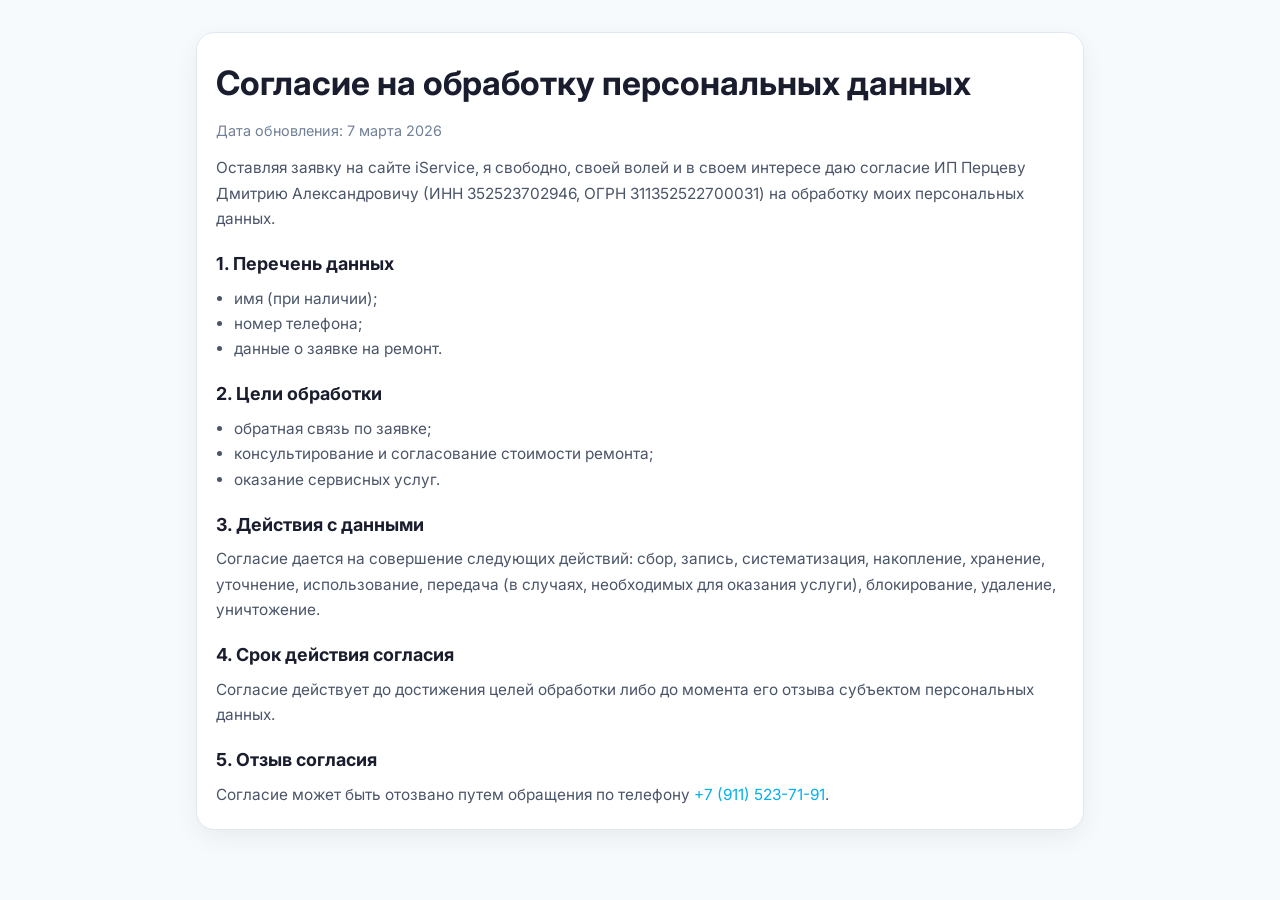
<file: consent.html>
<!DOCTYPE html>
<html lang="ru">
<head>
    <meta charset="UTF-8">
    <meta name="viewport" content="width=device-width, initial-scale=1.0">
    <title>Согласие на обработку персональных данных | iService</title>
    <meta name="description" content="Согласие на обработку персональных данных iService.">
    <link rel="canonical" href="https://iservice35.ru/consent.html">
    <!-- Yandex.Metrika counter -->
    <script type="text/javascript">
        (function(m,e,t,r,i,k,a){
            m[i]=m[i]||function(){(m[i].a=m[i].a||[]).push(arguments)};
            m[i].l=1*new Date();
            for (var j = 0; j < document.scripts.length; j++) {if (document.scripts[j].src === r) { return; }}
            k=e.createElement(t),a=e.getElementsByTagName(t)[0],k.async=1,k.src=r,a.parentNode.insertBefore(k,a)
        })(window, document,'script','https://mc.yandex.ru/metrika/tag.js', 'ym');

        ym(48677588, 'init', {clickmap:true, referrer: document.referrer, url: location.href, accurateTrackBounce:true, trackLinks:true});
    </script>
    <!-- /Yandex.Metrika counter -->
    <link rel="preconnect" href="https://fonts.googleapis.com">
    <link rel="preconnect" href="https://fonts.gstatic.com" crossorigin>
    <link href="https://fonts.googleapis.com/css2?family=Inter:wght@400;500;600;700;800&display=swap" rel="stylesheet">
    <style>
        :root { --primary:#00B1EB; --text:#1a1d2e; --body:#4a5568; --bg:#f7fafc; --card:#fff; --border:#e2e8f0; }
        * { box-sizing:border-box; margin:0; padding:0; }
        body { font-family:'Inter',sans-serif; background:var(--bg); color:var(--body); line-height:1.65; }
        .wrap { max-width:920px; margin:2rem auto; padding:0 1rem; }
        .card { background:var(--card); border:1px solid var(--border); border-radius:18px; box-shadow:0 8px 24px rgba(0,0,0,.06); padding:1.4rem 1.2rem; }
        h1 { color:var(--text); font-size:clamp(1.5rem,3vw,2.1rem); margin-bottom:.5rem; }
        h2 { color:var(--text); font-size:1.12rem; margin:1.1rem 0 .45rem; }
        p, li { font-size:.96rem; }
        ul { padding-left:1.1rem; }
        .meta { color:#718096; font-size:.9rem; margin-bottom:.8rem; }
        a { color:var(--primary); text-decoration:none; }
    </style>
</head>
<body>
    <noscript><div><img src="https://mc.yandex.ru/watch/48677588" style="position:absolute; left:-9999px;" alt="" /></div></noscript>
    <main class="wrap">
        <article class="card">
            <h1>Согласие на обработку персональных данных</h1>
            <p class="meta">Дата обновления: 7 марта 2026</p>

            <p>Оставляя заявку на сайте iService, я свободно, своей волей и в своем интересе даю согласие ИП Перцеву Дмитрию Александровичу (ИНН 352523702946, ОГРН 311352522700031) на обработку моих персональных данных.</p>

            <h2>1. Перечень данных</h2>
            <ul>
                <li>имя (при наличии);</li>
                <li>номер телефона;</li>
                <li>данные о заявке на ремонт.</li>
            </ul>

            <h2>2. Цели обработки</h2>
            <ul>
                <li>обратная связь по заявке;</li>
                <li>консультирование и согласование стоимости ремонта;</li>
                <li>оказание сервисных услуг.</li>
            </ul>

            <h2>3. Действия с данными</h2>
            <p>Согласие дается на совершение следующих действий: сбор, запись, систематизация, накопление, хранение, уточнение, использование, передача (в случаях, необходимых для оказания услуги), блокирование, удаление, уничтожение.</p>

            <h2>4. Срок действия согласия</h2>
            <p>Согласие действует до достижения целей обработки либо до момента его отзыва субъектом персональных данных.</p>

            <h2>5. Отзыв согласия</h2>
            <p>Согласие может быть отозвано путем обращения по телефону <a href="tel:+79115237191">+7 (911) 523-71-91</a>.</p>
        </article>
    </main>
</body>
</html>
</file>
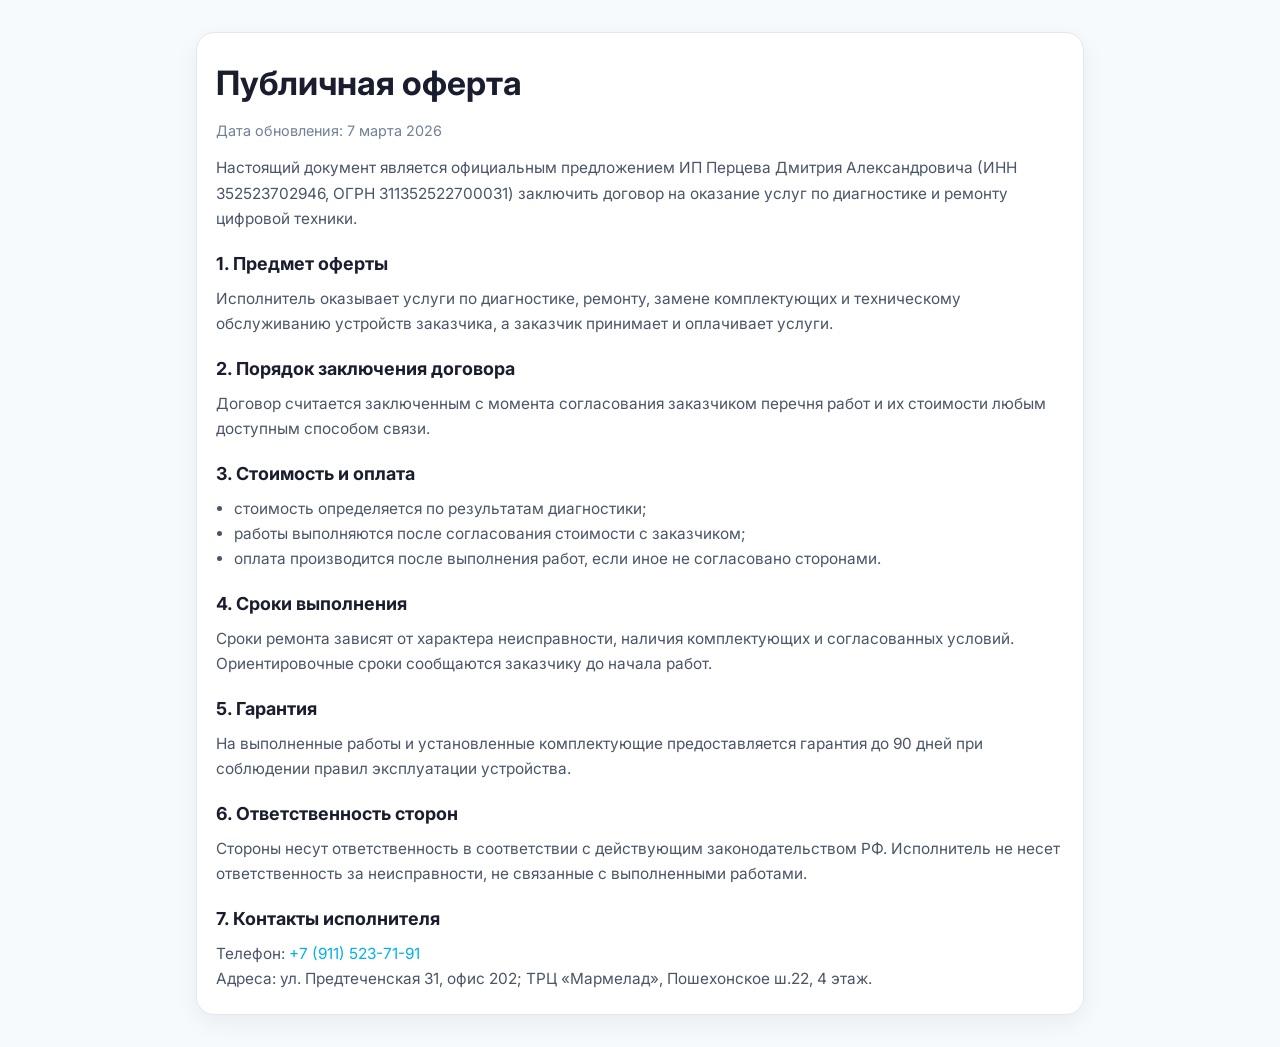
<file: offer.html>
<!DOCTYPE html>
<html lang="ru">
<head>
    <meta charset="UTF-8">
    <meta name="viewport" content="width=device-width, initial-scale=1.0">
    <title>Публичная оферта | iService</title>
    <meta name="description" content="Публичная оферта на оказание услуг ремонта iService.">
    <link rel="canonical" href="https://iservice35.ru/offer.html">
    <!-- Yandex.Metrika counter -->
    <script type="text/javascript">
        (function(m,e,t,r,i,k,a){
            m[i]=m[i]||function(){(m[i].a=m[i].a||[]).push(arguments)};
            m[i].l=1*new Date();
            for (var j = 0; j < document.scripts.length; j++) {if (document.scripts[j].src === r) { return; }}
            k=e.createElement(t),a=e.getElementsByTagName(t)[0],k.async=1,k.src=r,a.parentNode.insertBefore(k,a)
        })(window, document,'script','https://mc.yandex.ru/metrika/tag.js', 'ym');

        ym(48677588, 'init', {clickmap:true, referrer: document.referrer, url: location.href, accurateTrackBounce:true, trackLinks:true});
    </script>
    <!-- /Yandex.Metrika counter -->
    <link rel="preconnect" href="https://fonts.googleapis.com">
    <link rel="preconnect" href="https://fonts.gstatic.com" crossorigin>
    <link href="https://fonts.googleapis.com/css2?family=Inter:wght@400;500;600;700;800&display=swap" rel="stylesheet">
    <style>
        :root { --primary:#00B1EB; --text:#1a1d2e; --body:#4a5568; --bg:#f7fafc; --card:#fff; --border:#e2e8f0; }
        * { box-sizing:border-box; margin:0; padding:0; }
        body { font-family:'Inter',sans-serif; background:var(--bg); color:var(--body); line-height:1.65; }
        .wrap { max-width:920px; margin:2rem auto; padding:0 1rem; }
        .card { background:var(--card); border:1px solid var(--border); border-radius:18px; box-shadow:0 8px 24px rgba(0,0,0,.06); padding:1.4rem 1.2rem; }
        h1 { color:var(--text); font-size:clamp(1.5rem,3vw,2.1rem); margin-bottom:.5rem; }
        h2 { color:var(--text); font-size:1.12rem; margin:1.1rem 0 .45rem; }
        p, li { font-size:.96rem; }
        ul { padding-left:1.1rem; }
        .meta { color:#718096; font-size:.9rem; margin-bottom:.8rem; }
        a { color:var(--primary); text-decoration:none; }
    </style>
</head>
<body>
    <noscript><div><img src="https://mc.yandex.ru/watch/48677588" style="position:absolute; left:-9999px;" alt="" /></div></noscript>
    <main class="wrap">
        <article class="card">
            <h1>Публичная оферта</h1>
            <p class="meta">Дата обновления: 7 марта 2026</p>

            <p>Настоящий документ является официальным предложением ИП Перцева Дмитрия Александровича (ИНН 352523702946, ОГРН 311352522700031) заключить договор на оказание услуг по диагностике и ремонту цифровой техники.</p>

            <h2>1. Предмет оферты</h2>
            <p>Исполнитель оказывает услуги по диагностике, ремонту, замене комплектующих и техническому обслуживанию устройств заказчика, а заказчик принимает и оплачивает услуги.</p>

            <h2>2. Порядок заключения договора</h2>
            <p>Договор считается заключенным с момента согласования заказчиком перечня работ и их стоимости любым доступным способом связи.</p>

            <h2>3. Стоимость и оплата</h2>
            <ul>
                <li>стоимость определяется по результатам диагностики;</li>
                <li>работы выполняются после согласования стоимости с заказчиком;</li>
                <li>оплата производится после выполнения работ, если иное не согласовано сторонами.</li>
            </ul>

            <h2>4. Сроки выполнения</h2>
            <p>Сроки ремонта зависят от характера неисправности, наличия комплектующих и согласованных условий. Ориентировочные сроки сообщаются заказчику до начала работ.</p>

            <h2>5. Гарантия</h2>
            <p>На выполненные работы и установленные комплектующие предоставляется гарантия до 90 дней при соблюдении правил эксплуатации устройства.</p>

            <h2>6. Ответственность сторон</h2>
            <p>Стороны несут ответственность в соответствии с действующим законодательством РФ. Исполнитель не несет ответственность за неисправности, не связанные с выполненными работами.</p>

            <h2>7. Контакты исполнителя</h2>
            <p>Телефон: <a href="tel:+79115237191">+7 (911) 523-71-91</a></p>
            <p>Адреса: ул. Предтеченская 31, офис 202; ТРЦ «Мармелад», Пошехонское ш.22, 4 этаж.</p>
        </article>
    </main>
</body>
</html>
</file>
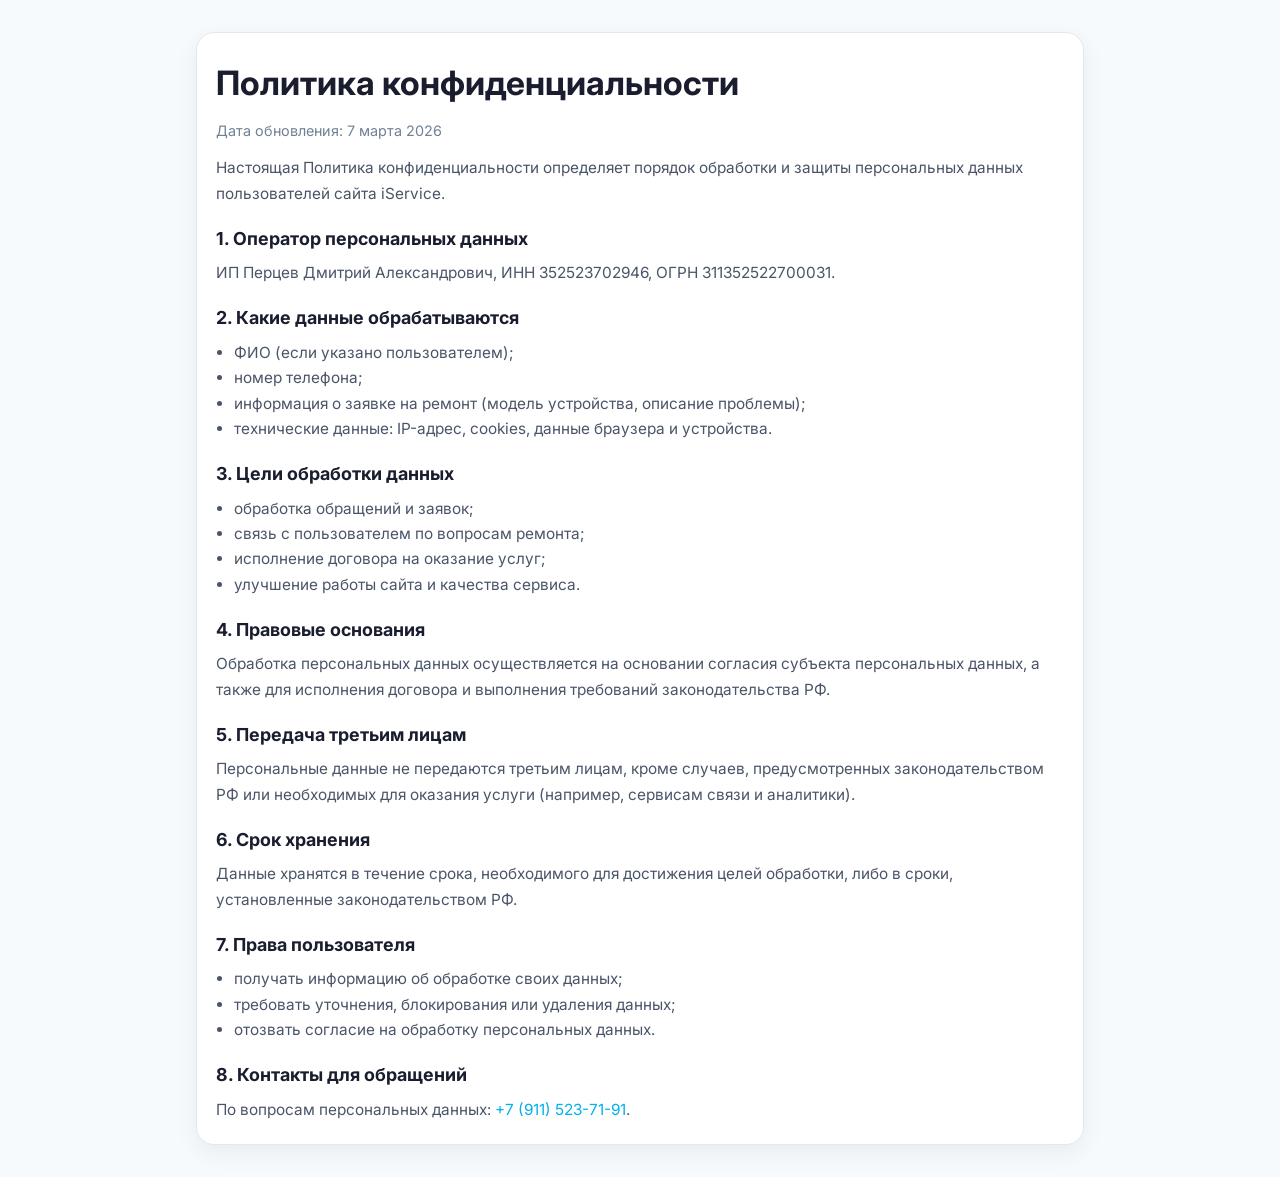
<file: policy.html>
<!DOCTYPE html>
<html lang="ru">
<head>
    <meta charset="UTF-8">
    <meta name="viewport" content="width=device-width, initial-scale=1.0">
    <title>Политика конфиденциальности | iService</title>
    <meta name="description" content="Политика конфиденциальности iService.">
    <link rel="canonical" href="https://iservice35.ru/policy.html">
    <!-- Yandex.Metrika counter -->
    <script type="text/javascript">
        (function(m,e,t,r,i,k,a){
            m[i]=m[i]||function(){(m[i].a=m[i].a||[]).push(arguments)};
            m[i].l=1*new Date();
            for (var j = 0; j < document.scripts.length; j++) {if (document.scripts[j].src === r) { return; }}
            k=e.createElement(t),a=e.getElementsByTagName(t)[0],k.async=1,k.src=r,a.parentNode.insertBefore(k,a)
        })(window, document,'script','https://mc.yandex.ru/metrika/tag.js', 'ym');

        ym(48677588, 'init', {clickmap:true, referrer: document.referrer, url: location.href, accurateTrackBounce:true, trackLinks:true});
    </script>
    <!-- /Yandex.Metrika counter -->
    <link rel="preconnect" href="https://fonts.googleapis.com">
    <link rel="preconnect" href="https://fonts.gstatic.com" crossorigin>
    <link href="https://fonts.googleapis.com/css2?family=Inter:wght@400;500;600;700;800&display=swap" rel="stylesheet">
    <style>
        :root {
            --primary: #00B1EB;
            --text: #1a1d2e;
            --body: #4a5568;
            --bg: #f7fafc;
            --card: #ffffff;
            --border: #e2e8f0;
        }
        * { box-sizing: border-box; margin: 0; padding: 0; }
        body {
            font-family: 'Inter', sans-serif;
            background: var(--bg);
            color: var(--body);
            line-height: 1.65;
        }
        .wrap {
            max-width: 920px;
            margin: 2rem auto;
            padding: 0 1rem;
        }
        .card {
            background: var(--card);
            border: 1px solid var(--border);
            border-radius: 18px;
            box-shadow: 0 8px 24px rgba(0,0,0,0.06);
            padding: 1.4rem 1.2rem;
        }
        h1 {
            color: var(--text);
            font-size: clamp(1.5rem, 3vw, 2.1rem);
            margin-bottom: 0.5rem;
        }
        h2 {
            color: var(--text);
            font-size: 1.12rem;
            margin: 1.1rem 0 0.45rem;
        }
        p, li { font-size: 0.96rem; }
        ul { padding-left: 1.1rem; }
        .meta {
            color: #718096;
            font-size: 0.9rem;
            margin-bottom: 0.8rem;
        }
        a { color: var(--primary); text-decoration: none; }
    </style>
</head>
<body>
    <noscript><div><img src="https://mc.yandex.ru/watch/48677588" style="position:absolute; left:-9999px;" alt="" /></div></noscript>
    <main class="wrap">
        <article class="card">
            <h1>Политика конфиденциальности</h1>
            <p class="meta">Дата обновления: 7 марта 2026</p>

            <p>Настоящая Политика конфиденциальности определяет порядок обработки и защиты персональных данных пользователей сайта iService.</p>

            <h2>1. Оператор персональных данных</h2>
            <p>ИП Перцев Дмитрий Александрович, ИНН 352523702946, ОГРН 311352522700031.</p>

            <h2>2. Какие данные обрабатываются</h2>
            <ul>
                <li>ФИО (если указано пользователем);</li>
                <li>номер телефона;</li>
                <li>информация о заявке на ремонт (модель устройства, описание проблемы);</li>
                <li>технические данные: IP-адрес, cookies, данные браузера и устройства.</li>
            </ul>

            <h2>3. Цели обработки данных</h2>
            <ul>
                <li>обработка обращений и заявок;</li>
                <li>связь с пользователем по вопросам ремонта;</li>
                <li>исполнение договора на оказание услуг;</li>
                <li>улучшение работы сайта и качества сервиса.</li>
            </ul>

            <h2>4. Правовые основания</h2>
            <p>Обработка персональных данных осуществляется на основании согласия субъекта персональных данных, а также для исполнения договора и выполнения требований законодательства РФ.</p>

            <h2>5. Передача третьим лицам</h2>
            <p>Персональные данные не передаются третьим лицам, кроме случаев, предусмотренных законодательством РФ или необходимых для оказания услуги (например, сервисам связи и аналитики).</p>

            <h2>6. Срок хранения</h2>
            <p>Данные хранятся в течение срока, необходимого для достижения целей обработки, либо в сроки, установленные законодательством РФ.</p>

            <h2>7. Права пользователя</h2>
            <ul>
                <li>получать информацию об обработке своих данных;</li>
                <li>требовать уточнения, блокирования или удаления данных;</li>
                <li>отозвать согласие на обработку персональных данных.</li>
            </ul>

            <h2>8. Контакты для обращений</h2>
            <p>По вопросам персональных данных: <a href="tel:+79115237191">+7 (911) 523-71-91</a>.</p>
        </article>
    </main>
</body>
</html>
</file>
